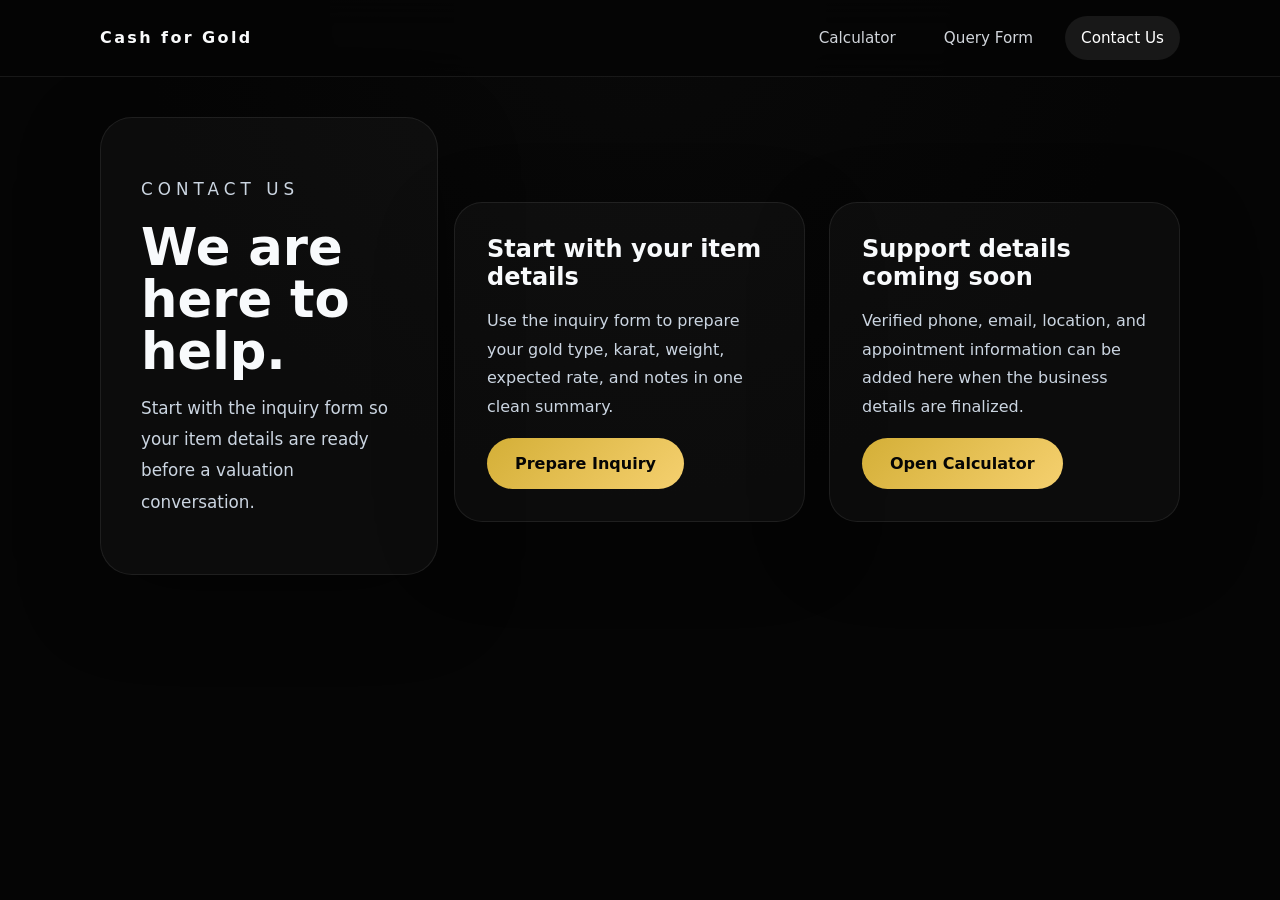
<file: contact.html>
<!doctype html>
<html lang="en">
  <head>
    <meta charset="utf-8" />
    <meta name="viewport" content="width=device-width, initial-scale=1" />
    <title>Contact Us - Cash for Gold</title>
    <meta name="description" content="Contact Cash for Gold by preparing an inquiry form with your gold item details, purity, weight, and expected rate." />
    <link rel="stylesheet" href="contact.css" />
  </head>
  <body>
    <header class="page-header">
      <div class="page-shell">
        <a class="brand" href="index.html">Cash for Gold</a>
        <nav class="page-nav">
          <a href="Calculator.html">Calculator</a>
          <a href="query.html">Query Form</a>
          <a href="contact.html" class="active">Contact Us</a>
        </nav>
      </div>
    </header>

    <main class="page-shell page-content">
      <section class="hero-panel">
        <p class="eyebrow">Contact Us</p>
        <h1>We are here to help.</h1>
        <p>Start with the inquiry form so your item details are ready before a valuation conversation.</p>
      </section>

      <section class="contact-panel">
        <div class="contact-grid">
          <div class="contact-card">
            <h2>Start with your item details</h2>
            <p>Use the inquiry form to prepare your gold type, karat, weight, expected rate, and notes in one clean summary.</p>
            <a class="btn-primary" href="query.html">Prepare Inquiry</a>
          </div>
          <div class="contact-card">
            <h2>Support details coming soon</h2>
            <p>Verified phone, email, location, and appointment information can be added here when the business details are finalized.</p>
            <a class="btn-primary" href="Calculator.html">Open Calculator</a>
          </div>
        </div>
      </section>
    </main>
  </body>
</html>
</file>
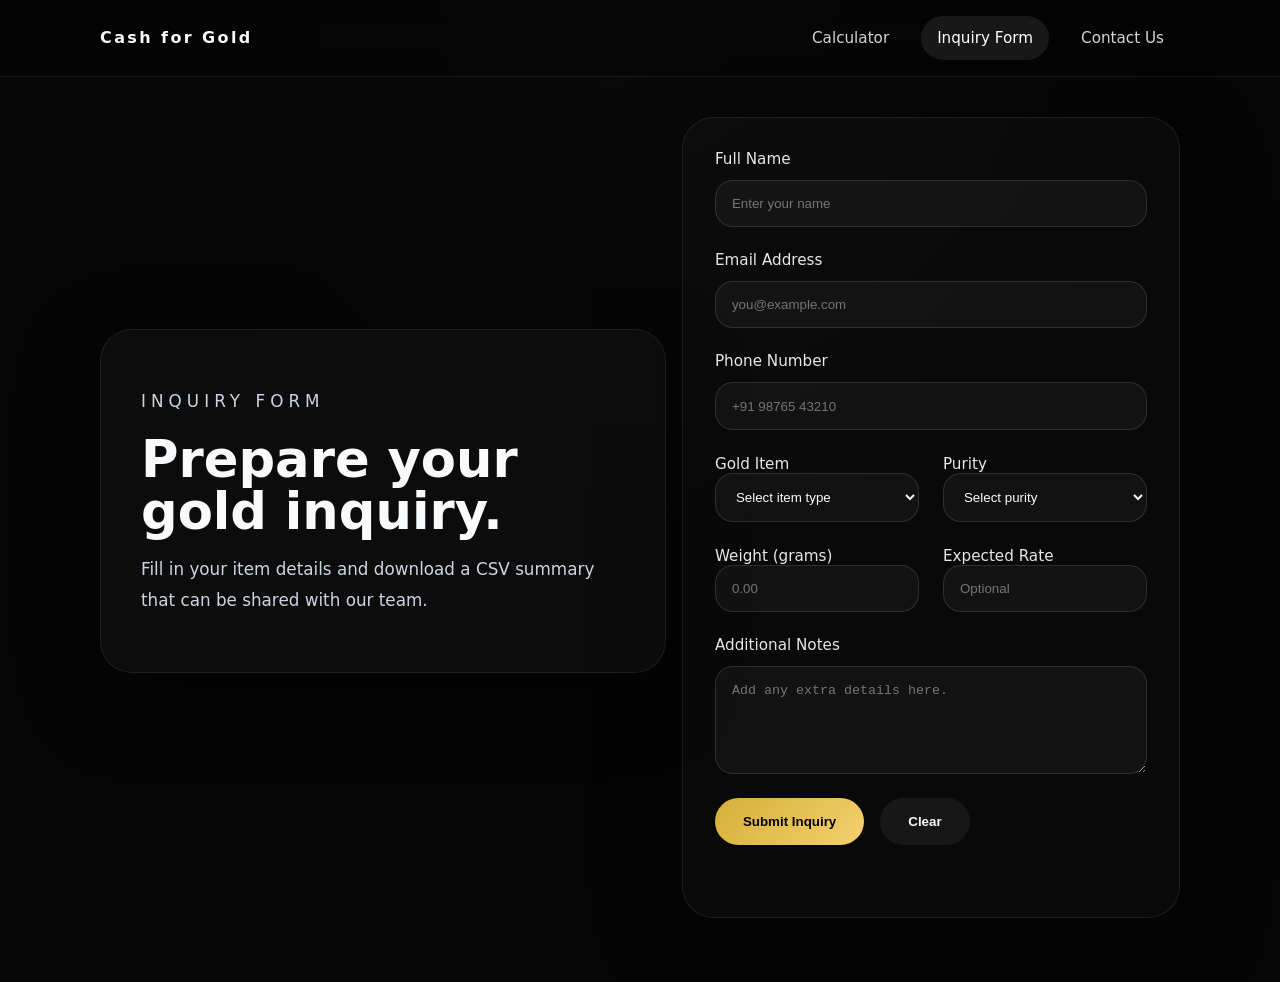
<file: query.html>
<!doctype html>
<html lang="en">
  <head>
    <meta charset="utf-8" />
    <meta name="viewport" content="width=device-width, initial-scale=1" />
    <title>Gold Inquiry Form - Cash for Gold</title>
    <meta name="description" content="Prepare a gold inquiry with item type, karat, weight, expected rate, and notes. The site creates a CSV file you can share with the Cash for Gold team." />
    <link rel="stylesheet" href="query.css" />
  </head>
  <body>
    <header class="page-header">
      <div class="page-shell">
        <a class="brand" href="index.html">Cash for Gold</a>
        <nav class="page-nav">
          <a href="Calculator.html">Calculator</a>
          <a href="query.html" class="active">Inquiry Form</a>
          <a href="contact.html">Contact Us</a>
        </nav>
      </div>
    </header>

    <main class="page-shell page-content">
      <section class="hero-panel">
        <p class="eyebrow">Inquiry Form</p>
        <h1>Prepare your gold inquiry.</h1>
        <p>Fill in your item details and download a CSV summary that can be shared with our team.</p>
      </section>

      <section class="form-panel">
        <form id="queryForm" class="query-form">
          <div class="form-row">
            <label for="fullName">Full Name</label>
            <input id="fullName" name="fullName" type="text" placeholder="Enter your name" required />
          </div>

          <div class="form-row">
            <label for="email">Email Address</label>
            <input id="email" name="email" type="email" placeholder="you@example.com" required />
          </div>

          <div class="form-row">
            <label for="phone">Phone Number</label>
            <input id="phone" name="phone" type="tel" placeholder="+91 98765 43210" required />
          </div>

          <div class="form-row split-grid">
            <div>
              <label for="goldType">Gold Item</label>
              <select id="goldType" name="goldType" required>
                <option value="">Select item type</option>
                <option value="Chain">Chain</option>
                <option value="Ring">Ring</option>
                <option value="Bangle">Bangle</option>
                <option value="Necklace">Necklace</option>
                <option value="Coin">Coin</option>
                <option value="Other">Other</option>
              </select>
            </div>
            <div>
              <label for="karat">Purity</label>
              <select id="karat" name="karat" required>
                <option value="">Select purity</option>
                <option value="24K">24K</option>
                <option value="22K">22K</option>
                <option value="18K">18K</option>
                <option value="14K">14K</option>
              </select>
            </div>
          </div>

          <div class="form-row split-grid">
            <div>
              <label for="weight">Weight (grams)</label>
              <input id="weight" name="weight" type="number" min="0" step="0.01" placeholder="0.00" required />
            </div>
            <div>
              <label for="rate">Expected Rate</label>
              <input id="rate" name="rate" type="text" placeholder="Optional" />
            </div>
          </div>

          <div class="form-row">
            <label for="notes">Additional Notes</label>
            <textarea id="notes" name="notes" rows="5" placeholder="Add any extra details here."></textarea>
          </div>

          <div class="form-actions">
            <button type="submit" class="btn-primary">Submit Inquiry</button>
            <button type="reset" class="btn-secondary">Clear</button>
          </div>

          <div id="resultMessage" class="result-message" aria-live="polite"></div>
        </form>
      </section>
    </main>

    <script>
      const form = document.getElementById('queryForm');
      const resultMessage = document.getElementById('resultMessage');

      const createCsvContent = (data) => {
        const headers = ['Name', 'Email', 'Phone', 'Item', 'Purity', 'Weight (g)', 'Expected Rate', 'Notes', 'Submitted At'];
        const rows = [headers, [
          data.fullName,
          data.email,
          data.phone,
          data.goldType,
          data.karat,
          data.weight,
          data.rate,
          data.notes,
          data.timestamp
        ]];
        return rows.map(row => row.map(value => `"${String(value).replace(/"/g, '""')}"`).join(',')).join('\r\n');
      };

      const downloadCsv = (content, filename) => {
        const blob = new Blob([content], { type: 'text/csv;charset=utf-8;' });
        const link = document.createElement('a');
        link.href = URL.createObjectURL(blob);
        link.download = filename;
        document.body.appendChild(link);
        link.click();
        document.body.removeChild(link);
        URL.revokeObjectURL(link.href);
      };

      form.addEventListener('submit', (event) => {
        event.preventDefault();
        const formData = new FormData(form);
        const data = {
          fullName: formData.get('fullName') || '',
          email: formData.get('email') || '',
          phone: formData.get('phone') || '',
          goldType: formData.get('goldType') || '',
          karat: formData.get('karat') || '',
          weight: formData.get('weight') || '',
          rate: formData.get('rate') || '',
          notes: formData.get('notes') || '',
          timestamp: new Date().toISOString()
        };
        const csv = createCsvContent(data);
        const filename = `gold-query-${new Date().toISOString().slice(0,19).replace(/[:T]/g,'-')}.csv`;
        downloadCsv(csv, filename);
        resultMessage.textContent = 'Your inquiry CSV has been downloaded. Share this file with our team when you contact us.';
      });
    </script>
  </body>
</html>
</file>
<file: contact.css>
:root {
  color-scheme: dark;
}

* {
  box-sizing: border-box;
}

body {
  margin: 0;
  min-height: 100vh;
  background: radial-gradient(circle at top, #090909, #050505 45%, #050505 100%);
  color: #f8fafc;
  font-family: Inter, ui-sans-serif, system-ui, -apple-system, BlinkMacSystemFont, 'Segoe UI', sans-serif;
}

.page-header {
  position: sticky;
  top: 0;
  z-index: 20;
  backdrop-filter: blur(16px);
  background: rgba(5, 5, 5, 0.86);
  border-bottom: 1px solid rgba(255, 255, 255, 0.08);
}

.page-shell {
  max-width: 1120px;
  margin: 0 auto;
  padding: 1rem 1.25rem;
  display: flex;
  align-items: center;
  justify-content: space-between;
  gap: 1rem;
}

.brand {
  color: #f9fafb;
  font-weight: 700;
  text-decoration: none;
  letter-spacing: 0.15em;
}

.page-nav {
  display: flex;
  gap: 1rem;
  flex-wrap: wrap;
}

.page-nav a {
  color: #d1d5db;
  text-decoration: none;
  font-size: 0.95rem;
  padding: 0.8rem 1rem;
  border-radius: 999px;
  transition: background 0.25s ease, color 0.25s ease;
}

.page-nav a:hover,
.page-nav a.active {
  color: #ffffff;
  background: rgba(255, 255, 255, 0.08);
}

.page-content {
  max-width: 1120px;
  margin: 0 auto;
  padding: 2.5rem 1.25rem 4rem;
}

.hero-panel {
  margin-bottom: 2rem;
  padding: 2.5rem;
  border-radius: 32px;
  background: rgba(255, 255, 255, 0.03);
  border: 1px solid rgba(255, 255, 255, 0.08);
  box-shadow: 0 24px 80px rgba(0, 0, 0, 0.35);
}

.eyebrow {
  display: inline-block;
  margin-bottom: 1rem;
  color: #f8fafc;
  text-transform: uppercase;
  letter-spacing: 0.3em;
  font-size: 0.82rem;
}

.hero-panel h1 {
  margin: 0;
  font-size: clamp(2.7rem, 4vw, 4.25rem);
  line-height: 1.02;
}

.hero-panel p {
  margin-top: 1rem;
  max-width: 46rem;
  color: #cbd5e1;
  font-size: 1.05rem;
  line-height: 1.85;
}

.contact-panel {
  display: grid;
  gap: 1.5rem;
}

.contact-grid {
  display: grid;
  grid-template-columns: repeat(2, minmax(0, 1fr));
  gap: 1.5rem;
}

.contact-card {
  padding: 2rem;
  border-radius: 28px;
  background: rgba(255, 255, 255, 0.03);
  border: 1px solid rgba(255, 255, 255, 0.08);
  box-shadow: 0 24px 80px rgba(0, 0, 0, 0.25);
}

.contact-card h2 {
  margin-top: 0;
  margin-bottom: 1rem;
}

.contact-card p,
.contact-card ul {
  color: #cbd5e1;
  line-height: 1.8;
}

.contact-card ul {
  padding-left: 1rem;
}

.contact-card li {
  margin-bottom: 0.85rem;
}

.btn-primary {
  display: inline-flex;
  align-items: center;
  justify-content: center;
  gap: 0.5rem;
  border: none;
  border-radius: 999px;
  padding: 1rem 1.75rem;
  background: linear-gradient(135deg, #d4af37 0%, #f5d06f 100%);
  color: #050505;
  text-decoration: none;
  font-weight: 700;
}

@media (max-width: 840px) {
  .page-shell,
  .page-content {
    padding-left: 1rem;
    padding-right: 1rem;
  }
  .contact-grid {
    grid-template-columns: 1fr;
  }
}
</file>
<file: query.css>
:root {
  color-scheme: dark;
}

* {
  box-sizing: border-box;
}

body {
  margin: 0;
  min-height: 100vh;
  background: radial-gradient(circle at top, #090909, #050505 45%, #050505 100%);
  color: #f8fafc;
  font-family: Inter, ui-sans-serif, system-ui, -apple-system, BlinkMacSystemFont, 'Segoe UI', sans-serif;
}

.page-header {
  position: sticky;
  top: 0;
  z-index: 20;
  backdrop-filter: blur(16px);
  background: rgba(5, 5, 5, 0.86);
  border-bottom: 1px solid rgba(255, 255, 255, 0.08);
}

.page-shell {
  max-width: 1120px;
  margin: 0 auto;
  padding: 1rem 1.25rem;
  display: flex;
  align-items: center;
  justify-content: space-between;
  gap: 1rem;
}

.brand {
  color: #f9fafb;
  font-weight: 700;
  text-decoration: none;
  letter-spacing: 0.15em;
}

.page-nav {
  display: flex;
  gap: 1rem;
  flex-wrap: wrap;
}

.page-nav a {
  color: #d1d5db;
  text-decoration: none;
  font-size: 0.95rem;
  padding: 0.8rem 1rem;
  border-radius: 999px;
  transition: background 0.25s ease, color 0.25s ease;
}

.page-nav a:hover,
.page-nav a.active {
  color: #ffffff;
  background: rgba(255, 255, 255, 0.08);
}

.page-content {
  max-width: 1120px;
  margin: 0 auto;
  padding: 2.5rem 1.25rem 4rem;
}

.hero-panel {
  margin-bottom: 2rem;
  padding: 2.5rem;
  border-radius: 32px;
  background: rgba(255, 255, 255, 0.03);
  border: 1px solid rgba(255, 255, 255, 0.08);
  box-shadow: 0 24px 80px rgba(0, 0, 0, 0.35);
}

.eyebrow {
  display: inline-block;
  margin-bottom: 1rem;
  color: #f8fafc;
  text-transform: uppercase;
  letter-spacing: 0.3em;
  font-size: 0.82rem;
}

.hero-panel h1 {
  margin: 0;
  font-size: clamp(2.7rem, 4vw, 4.25rem);
  line-height: 1.02;
}

.hero-panel p {
  margin-top: 1rem;
  max-width: 46rem;
  color: #cbd5e1;
  font-size: 1.05rem;
  line-height: 1.85;
}

.form-panel {
  padding: 2rem;
  border-radius: 32px;
  background: rgba(255, 255, 255, 0.02);
  border: 1px solid rgba(255, 255, 255, 0.08);
  box-shadow: 0 24px 90px rgba(0, 0, 0, 0.28);
}

.query-form {
  display: grid;
  gap: 1.5rem;
}

.form-row {
  display: grid;
  gap: 0.75rem;
}

.form-row label {
  color: #e5e7eb;
  font-size: 0.95rem;
}

.form-row input,
.form-row select,
.form-row textarea {
  width: 100%;
  border: 1px solid rgba(255, 255, 255, 0.12);
  background: rgba(255, 255, 255, 0.04);
  color: #f8fafc;
  border-radius: 18px;
  padding: 0.95rem 1rem;
  outline: none;
  transition: border-color 0.2s ease, box-shadow 0.2s ease;
}

.form-row input:focus,
.form-row select:focus,
.form-row textarea:focus {
  border-color: rgba(212, 175, 55, 0.85);
  box-shadow: 0 0 0 3px rgba(212, 175, 55, 0.12);
}

.split-grid {
  display: grid;
  gap: 1.5rem;
  grid-template-columns: repeat(2, minmax(0, 1fr));
}

.form-actions {
  display: flex;
  flex-wrap: wrap;
  gap: 1rem;
  align-items: center;
}

.btn-primary,
.btn-secondary {
  border: none;
  border-radius: 999px;
  padding: 1rem 1.75rem;
  font-weight: 700;
  cursor: pointer;
}

.btn-primary {
  background: linear-gradient(135deg, #d4af37 0%, #f5d06f 100%);
  color: #050505;
}

.btn-secondary {
  background: rgba(255, 255, 255, 0.06);
  color: #f8fafc;
}

.result-message {
  margin-top: 1rem;
  color: #a3e635;
  font-weight: 600;
}

@media (max-width: 840px) {
  .page-shell,
  .page-content {
    padding-left: 1rem;
    padding-right: 1rem;
  }
  .hero-inner {
    grid-template-columns: 1fr;
  }
  .split-grid {
    grid-template-columns: 1fr;
  }
}
</file>
